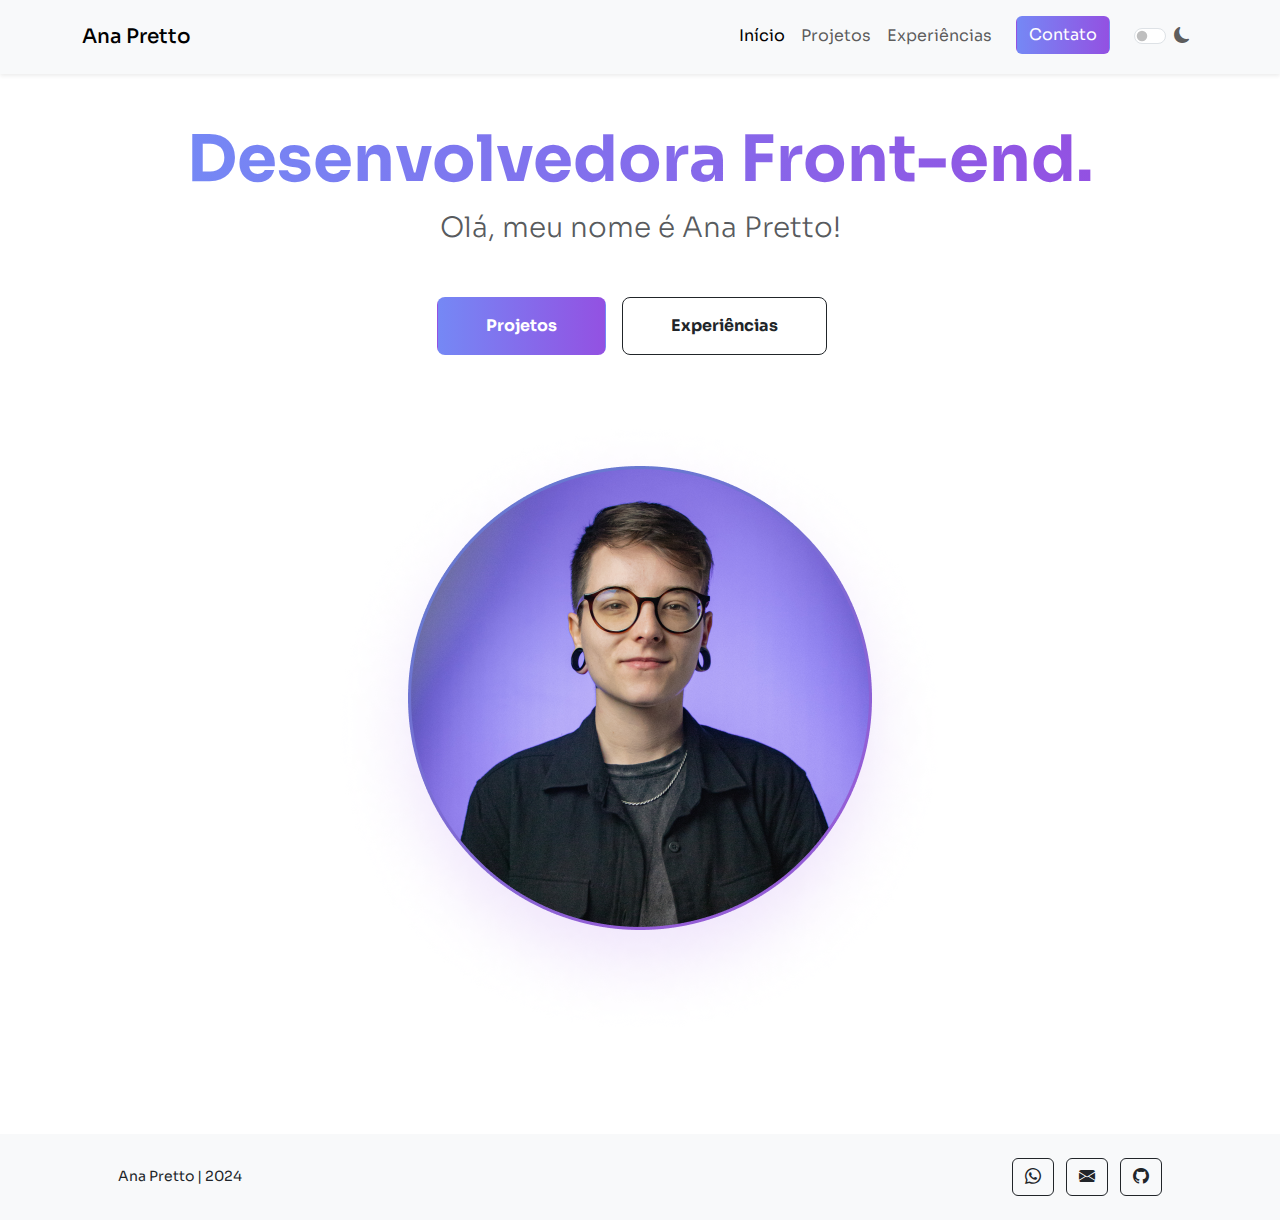
<file: index.html>
<!DOCTYPE html>
<html lang="pt-br">

<head>
    <meta charset="UTF-8">
    <meta name="viewport" content="width=device-width, initial-scale=1.0">
    <title>Ana Pretto | Desenvolvedora Front-End</title>
    <link rel="stylesheet" href="style/style.css">
    <link rel="shortcut icon" href="/assets/favicon.svg" type="image/x-icon">
    <link rel="stylesheet" href="https://cdn.jsdelivr.net/npm/bootstrap-icons@1.11.3/font/bootstrap-icons.min.css">
    <link href="https://cdn.jsdelivr.net/npm/bootstrap@5.3.3/dist/css/bootstrap.min.css" rel="stylesheet" integrity="sha384-QWTKZyjpPEjISv5WaRU9OFeRpok6YctnYmDr5pNlyT2bRjXh0JMhjY6hW+ALEwIH" crossorigin="anonymous">
</head>

<body class="d-flex flex-column h-100">

    <main class="flex-shrink-0">
        <!-- Menu navegação-->
        <nav class="navbar navbar-expand-lg bg-body-tertiary shadow-sm p-3">
            <div class="container ">
                <a class="navbar-brand fw-medium" href="index.html">Ana Pretto</a>
                <button class="navbar-toggler" type="button" data-bs-toggle="collapse" data-bs-target="#navbarNav" aria-controls="navbarNav" aria-expanded="false" aria-label="Toggle navigation">
                    <span class="navbar-toggler-icon"></span>
                </button>
                <div class="collapse navbar-collapse" id="navbarNav">
                    <ul class="navbar-nav ms-auto">
                        <li class="nav-item">
                            <a class="nav-link active" aria-current="page" href="index.html">Início</a>
                        </li>
                        <li class="nav-item">
                            <a class="nav-link" href="projetos.html">Projetos</a>
                        </li>
                        <li class="nav-item">
                            <a class="nav-link" href="experiencias.html">Experiências</a>
                        </li>
                        <li class="nav-item">
                            <a class="btn mx-lg-3 btn-degrade" href="https://api.whatsapp.com/send?phone=5548991591317">Contato</a>
                        </li>
                        <li class="nav-item">
                            <a class="nav-link" href="#">
                                <div class="form-check form-switch">
                                    <input class="form-check-input" type="checkbox" role="switch" id="modo-noturno">
                                    <label class="form-check-label" for="modo-noturno"> <i class="bi bi-moon-fill"></i> </label>
                                </div>
                            </a>
                        </li>
                    </ul>
                </div>
            </div>
        </nav>
        <!-- Header-->
        <header class="py-5">
            <div class="container px-5 pb-5">
                <div class="row gx-5 align-items-center">
                    <div class="col-xxl-5">
                        <div class="text-center text-xxl-start">
                            <h1 class="display-3 fw-bolder"><span class="degrade d-inline">Desenvolvedora Front-end.</span></h1>
                            <div class="fs-3 fw-light text-muted mb-5">Olá, meu nome é Ana Pretto!
                            </div>
                            <div class="d-grid gap-3 d-sm-flex justify-content-sm-center justify-content-xxl-start mb-3">
                                <a class="btn btn-degrade btn-lg px-5 py-3 fs-6 fw-bolder" href="projetos.html">Projetos</a>
                                <a class="btn btn-outline-dark btn-lg px-5 py-3 me-sm-3 fs-6 fw-bolder" href="experiencias.html">Experiências</a>
                            </div>
                        </div>
                    </div>
                    <div class="col-xxl-7">
                        <div class="d-flex justify-content-center mt-5 mt-xxl-0">
                            <div class="profile bg-gradient-primary-to-secondary">
                                <img class="img-fluid" src="assets/anapretto.png" alt="Ana Pretto" />
                            </div>
                        </div>
                    </div>
                </div>
            </div>
        </header>
    </main>

    <!-- Footer-->
    <footer class="bg-body-tertiary py-4 mt-auto">
        <div class="container px-5">
            <div class="row align-items-center justify-content-between flex-column flex-sm-row">
                <div class="col-auto">
                    <div class="small m-0">Ana Pretto | 2024</div>
                </div>
                <div class="col-auto">
                    <a target="_blank" href="https://api.whatsapp.com/send?phone=5548991591317">
                        <button type="button" class="btn btn-outline-dark">
                            <i class="bi bi-whatsapp"></i>
                        </button>
                    </a>
                    <a target="_blank" class="mx-2" href="mailto:anacarolpretto@gmail.com">
                        <button type="button" class="btn btn-outline-dark">
                            <i class="bi bi-envelope-fill"></i>
                        </button>
                    </a>
                    <a target="_blank" href="https://github.com/anapretto">
                        <button type="button" class="btn btn-outline-dark">
                            <i class="bi bi-github"></i>
                        </button>
                    </a>
                </div>
            </div>
        </div>
    </footer>

    <script src="https://cdn.jsdelivr.net/npm/bootstrap@5.3.3/dist/js/bootstrap.bundle.min.js" integrity="sha384-YvpcrYf0tY3lHB60NNkmXc5s9fDVZLESaAA55NDzOxhy9GkcIdslK1eN7N6jIeHz" crossorigin="anonymous"></script>
    <script src="script.js"></script>
</body>

</html>
</file>
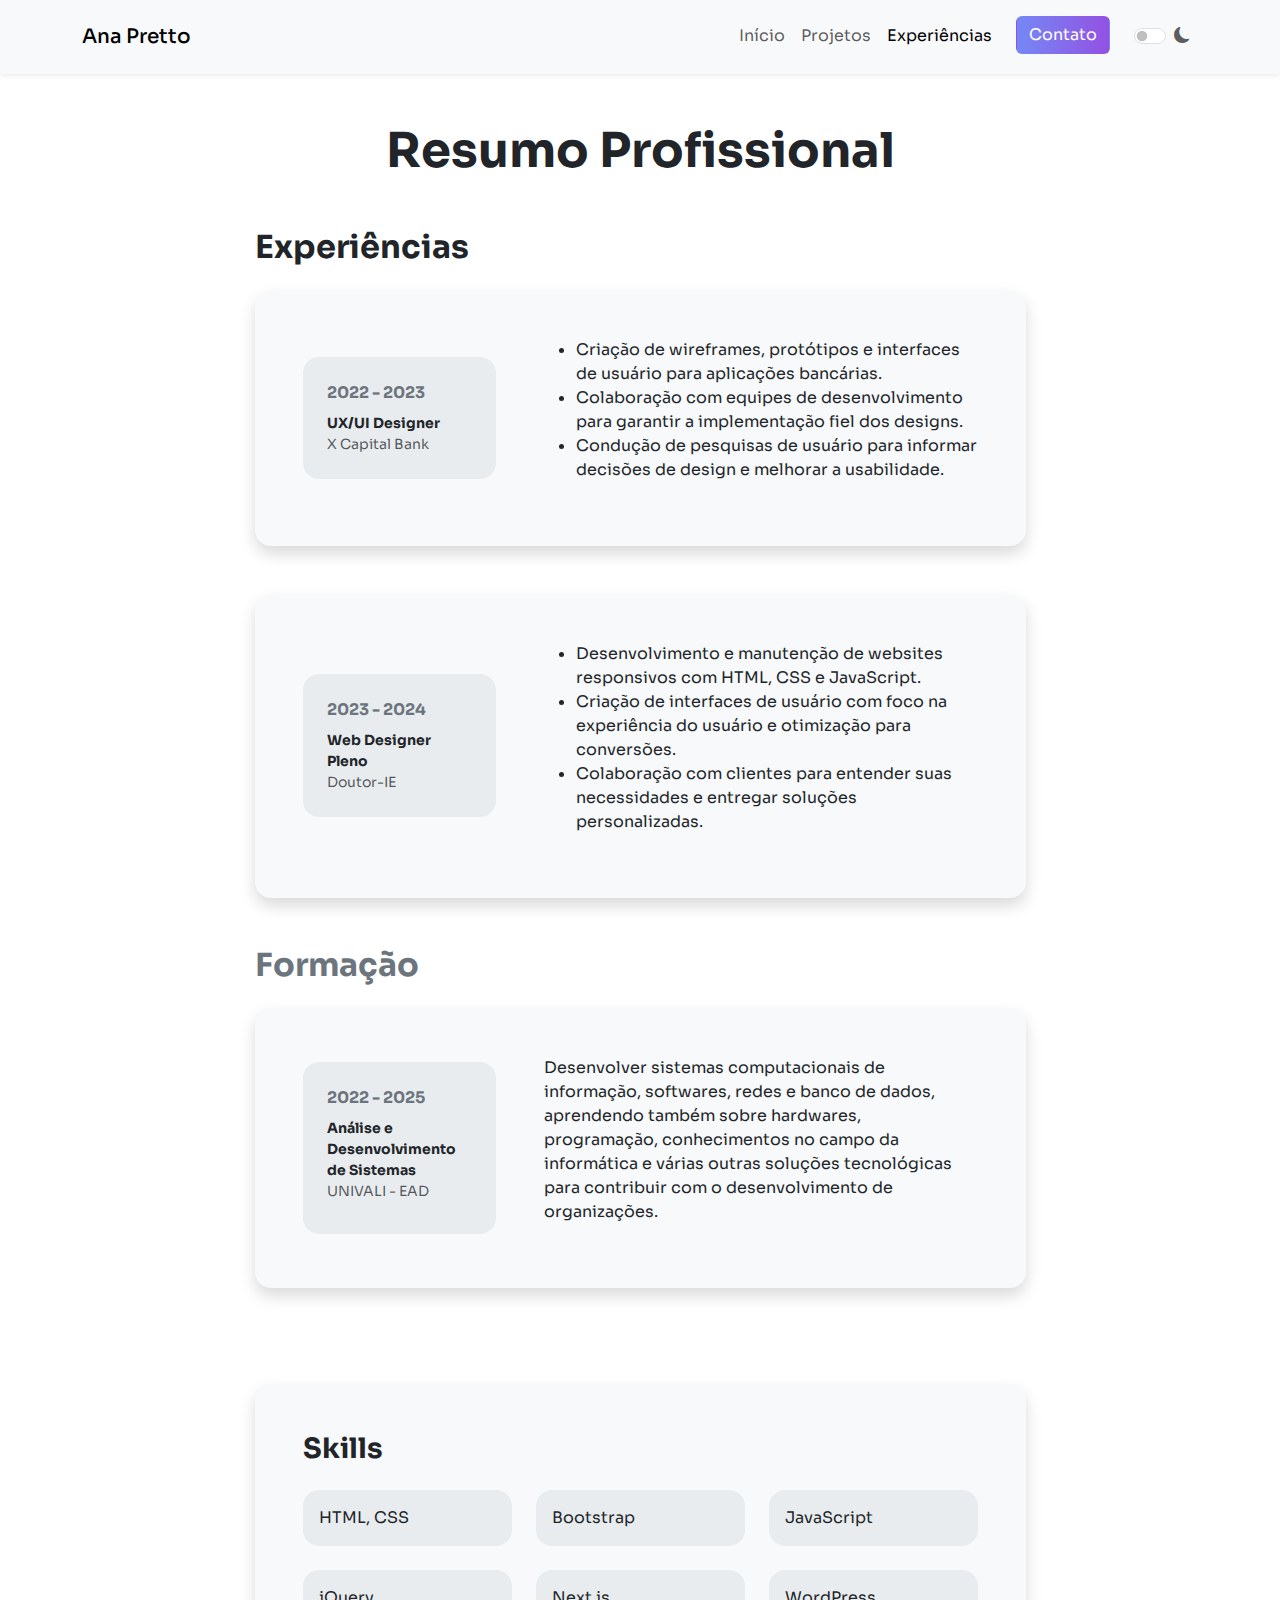
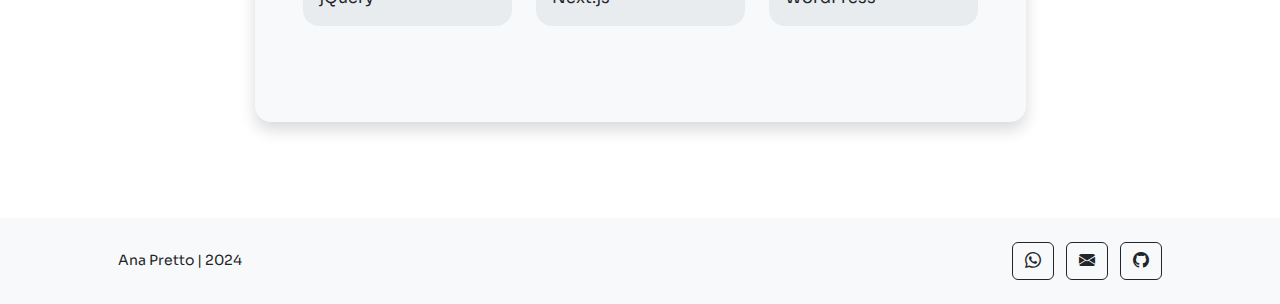
<file: experiencias.html>
<!DOCTYPE html>
<html lang="pt-br">

<head>
    <meta charset="UTF-8">
    <meta name="viewport" content="width=device-width, initial-scale=1.0">
    <title>Ana Pretto | Desenvolvedora Front-End</title>
    <link rel="stylesheet" href="style/style.css">
    <link rel="shortcut icon" href="/assets/favicon.svg" type="image/x-icon">
    <link rel="stylesheet" href="https://cdn.jsdelivr.net/npm/bootstrap-icons@1.11.3/font/bootstrap-icons.min.css">
    <link href="https://cdn.jsdelivr.net/npm/bootstrap@5.3.3/dist/css/bootstrap.min.css" rel="stylesheet" integrity="sha384-QWTKZyjpPEjISv5WaRU9OFeRpok6YctnYmDr5pNlyT2bRjXh0JMhjY6hW+ALEwIH" crossorigin="anonymous">
</head>

<body class="d-flex flex-column h-100">

    <main class="flex-shrink-0">

        <main class="flex-shrink-0">
            <!-- Menu navegação-->
            <nav class="navbar navbar-expand-lg bg-body-tertiary shadow-sm p-3">
                <div class="container ">
                    <a class="navbar-brand fw-medium" href="index.html">Ana Pretto</a>
                    <button class="navbar-toggler" type="button" data-bs-toggle="collapse" data-bs-target="#navbarNav" aria-controls="navbarNav" aria-expanded="false" aria-label="Toggle navigation">
                        <span class="navbar-toggler-icon"></span>
                    </button>
                    <div class="collapse navbar-collapse" id="navbarNav">
                        <ul class="navbar-nav ms-auto">
                            <li class="nav-item">
                                <a class="nav-link" href="index.html">Início</a>
                            </li>
                            <li class="nav-item">
                                <a class="nav-link" href="projetos.html">Projetos</a>
                            </li>
                            <li class="nav-item">
                                <a class="nav-link active" aria-current="page" href="experiencias.html">Experiências</a>
                            </li>
                            <li class="nav-item">
                                <a class="btn mx-lg-3 btn-degrade" href="https://api.whatsapp.com/send?phone=5548991591317">Contato</a>
                            </li>
                            <li class="nav-item">
                                <a class="nav-link" href="#">
                                    <div class="form-check form-switch">
                                        <input class="form-check-input" type="checkbox" role="switch" id="modo-noturno">
                                        <label class="form-check-label" for="modo-noturno"> <i class="bi bi-moon-fill"></i> </label>
                                    </div>
                                </a>
                            </li>
                        </ul>
                    </div>
                </div>
            </nav>
            <!-- Conteúdo-->
            <div class="container px-5 my-5">
                <div class="text-center mb-5">
                    <h1 class="display-5 fw-bolder mb-0"><span class="text-gradient d-inline">Resumo Profissional</span></h1>
                </div>
                <div class="row gx-5 justify-content-center">
                    <div class="col-lg-11 col-xl-9 col-xxl-8">
                        <!-- Experiências-->
                        <section>
                            <div class="d-flex align-items-center justify-content-between mb-4">
                                <h2 class="fw-bolder mb-0">Experiências</h2>
                            </div>
                            <!-- Card 1-->
                            <div class="card bg-body-tertiary shadow border-0 rounded-4 mb-5">
                                <div class="card-body p-5">
                                    <div class="row align-items-center gx-5">
                                        <div class="col text-center text-lg-start mb-4 mb-lg-0">
                                            <div class="bg-body-secondary p-4 rounded-4">
                                                <div class="text-secondary fw-bolder mb-2">2022 - 2023</div>
                                                <div class="small fw-bolder">UX/UI Designer</div>
                                                <div class="small text-muted">X Capital Bank</div>
                                            </div>
                                        </div>
                                        <div class="col-lg-8">
                                            <ul>
                                                <li>
                                                    Criação de wireframes, protótipos e interfaces de usuário para aplicações bancárias.
                                                </li>
                                                <li>
                                                    Colaboração com equipes de desenvolvimento para garantir a implementação fiel dos designs.
                                                </li>
                                                <li>
                                                    Condução de pesquisas de usuário para informar decisões de design e melhorar a usabilidade.
                                                </li>
                                            </ul>
                                        </div>
                                    </div>
                                </div>
                            </div>
                            <!-- Card 2-->
                            <div class="card bg-body-tertiary shadow border-0 rounded-4 mb-5">
                                <div class="card-body p-5">
                                    <div class="row align-items-center gx-5">
                                        <div class="col text-center text-lg-start mb-4 mb-lg-0">
                                            <div class="bg-body-secondary p-4 rounded-4">
                                                <div class="text-secondary fw-bolder mb-2">2023 - 2024</div>
                                                <div class="small fw-bolder">Web Designer Pleno</div>
                                                <div class="small text-muted">Doutor-IE</div>
                                            </div>
                                        </div>
                                        <div class="col-lg-8">
                                            <ul>
                                                <li>
                                                    Desenvolvimento e manutenção de websites responsivos com HTML, CSS e JavaScript.
                                                </li>
                                                <li>
                                                    Criação de interfaces de usuário com foco na experiência do usuário e otimização para conversões.
                                                </li>
                                                <li>
                                                    Colaboração com clientes para entender suas necessidades e entregar soluções personalizadas.
                                                </li>
                                            </ul>
                                        </div>
                                    </div>
                                </div>
                            </div>
                        </section>
                        <!-- Formação-->
                        <section>
                            <h2 class="text-secondary fw-bolder mb-4">Formação</h2>
                            <!-- Card 1-->
                            <div class="card bg-body-tertiary shadow border-0 rounded-4 mb-5">
                                <div class="card-body p-5">
                                    <div class="row align-items-center gx-5">
                                        <div class="col text-center text-lg-start mb-4 mb-lg-0">
                                            <div class="bg-body-secondary p-4 rounded-4">
                                                <div class="text-secondary fw-bolder mb-2">2022 - 2025</div>
                                                <div class="mb-2">
                                                    <div class="small fw-bolder">Análise e Desenvolvimento de Sistemas</div>
                                                    <div class="small text-muted">UNIVALI - EAD</div>
                                                </div>
                                            </div>
                                        </div>
                                        <div class="col-lg-8">
                                            <p>
                                                Desenvolver sistemas computacionais de informação, softwares, redes e banco de dados, aprendendo também sobre hardwares, programação, conhecimentos no campo da informática e várias outras soluções tecnológicas para contribuir com o desenvolvimento de organizações.
                                            </p>
                                        </div>
                                    </div>
                                </div>
                            </div>
                        </section>

                        <div class="pb-5"></div>
                        <!-- Skills-->
                        <section>
                            <div class="card bg-body-tertiary shadow border-0 rounded-4 mb-5">
                                <div class="card-body p-5">
                                    <!-- lista de skills -->
                                    <div class="mb-5">
                                        <div class="d-flex align-items-center mb-4">
                                            <h3 class="fw-bolder mb-0"><span class="text-gradient d-inline">Skills</span></h3>
                                        </div>
                                        <div class="row row-cols-1 row-cols-md-3 mb-4">
                                            <div class="col mb-4 mb-md-0">
                                                <div class="d-flex align-items-center bg-body-secondary rounded-4 p-3 h-100">HTML, CSS</div>
                                            </div>
                                            <div class="col mb-4 mb-md-0">
                                                <div class="d-flex align-items-center bg-body-secondary rounded-4 p-3 h-100">Bootstrap</div>
                                            </div>
                                            <div class="col mb-4 mb-md-0">
                                                <div class="d-flex align-items-center bg-body-secondary rounded-4 p-3 h-100">JavaScript</div>
                                            </div>
                                        </div>
                                        <div class="row row-cols-1 row-cols-md-3">
                                            <div class="col mb-4 mb-md-0">
                                                <div class="d-flex align-items-center bg-body-secondary rounded-4 p-3 h-100">jQuery</div>
                                            </div>
                                            <div class="col mb-4 mb-md-0">
                                                <div class="d-flex align-items-center bg-body-secondary rounded-4 p-3 h-100">Next.js</div>
                                            </div>
                                            <div class="col">
                                                <div class="d-flex align-items-center bg-body-secondary rounded-4 p-3 h-100">WordPress</div>
                                            </div>
                                        </div>
                                    </div>
                                </div>
                            </div>
                        </section>
                    </div>
                </div>
            </div>
        </main>

        <!-- Footer-->
        <footer class="bg-body-tertiary py-4 mt-auto">
            <div class="container px-5">
                <div class="row align-items-center justify-content-between flex-column flex-sm-row">
                    <div class="col-auto">
                        <div class="small m-0">Ana Pretto | 2024</div>
                    </div>
                    <div class="col-auto">
                        <a target="_blank" href="https://api.whatsapp.com/send?phone=5548991591317">
                            <button type="button" class="btn btn-outline-dark">
                                <i class="bi bi-whatsapp"></i>
                            </button>
                        </a>
                        <a target="_blank" class="mx-2" href="mailto:anacarolpretto@gmail.com">
                            <button type="button" class="btn btn-outline-dark">
                                <i class="bi bi-envelope-fill"></i>
                            </button>
                        </a>
                        <a target="_blank" href="https://github.com/anapretto">
                            <button type="button" class="btn btn-outline-dark">
                                <i class="bi bi-github"></i>
                            </button>
                        </a>
                    </div>
                </div>
            </div>
        </footer>

        <script src="https://cdn.jsdelivr.net/npm/bootstrap@5.3.3/dist/js/bootstrap.bundle.min.js" integrity="sha384-YvpcrYf0tY3lHB60NNkmXc5s9fDVZLESaAA55NDzOxhy9GkcIdslK1eN7N6jIeHz" crossorigin="anonymous"></script>
        <script src="script.js"></script>
</body>

</html>
</file>
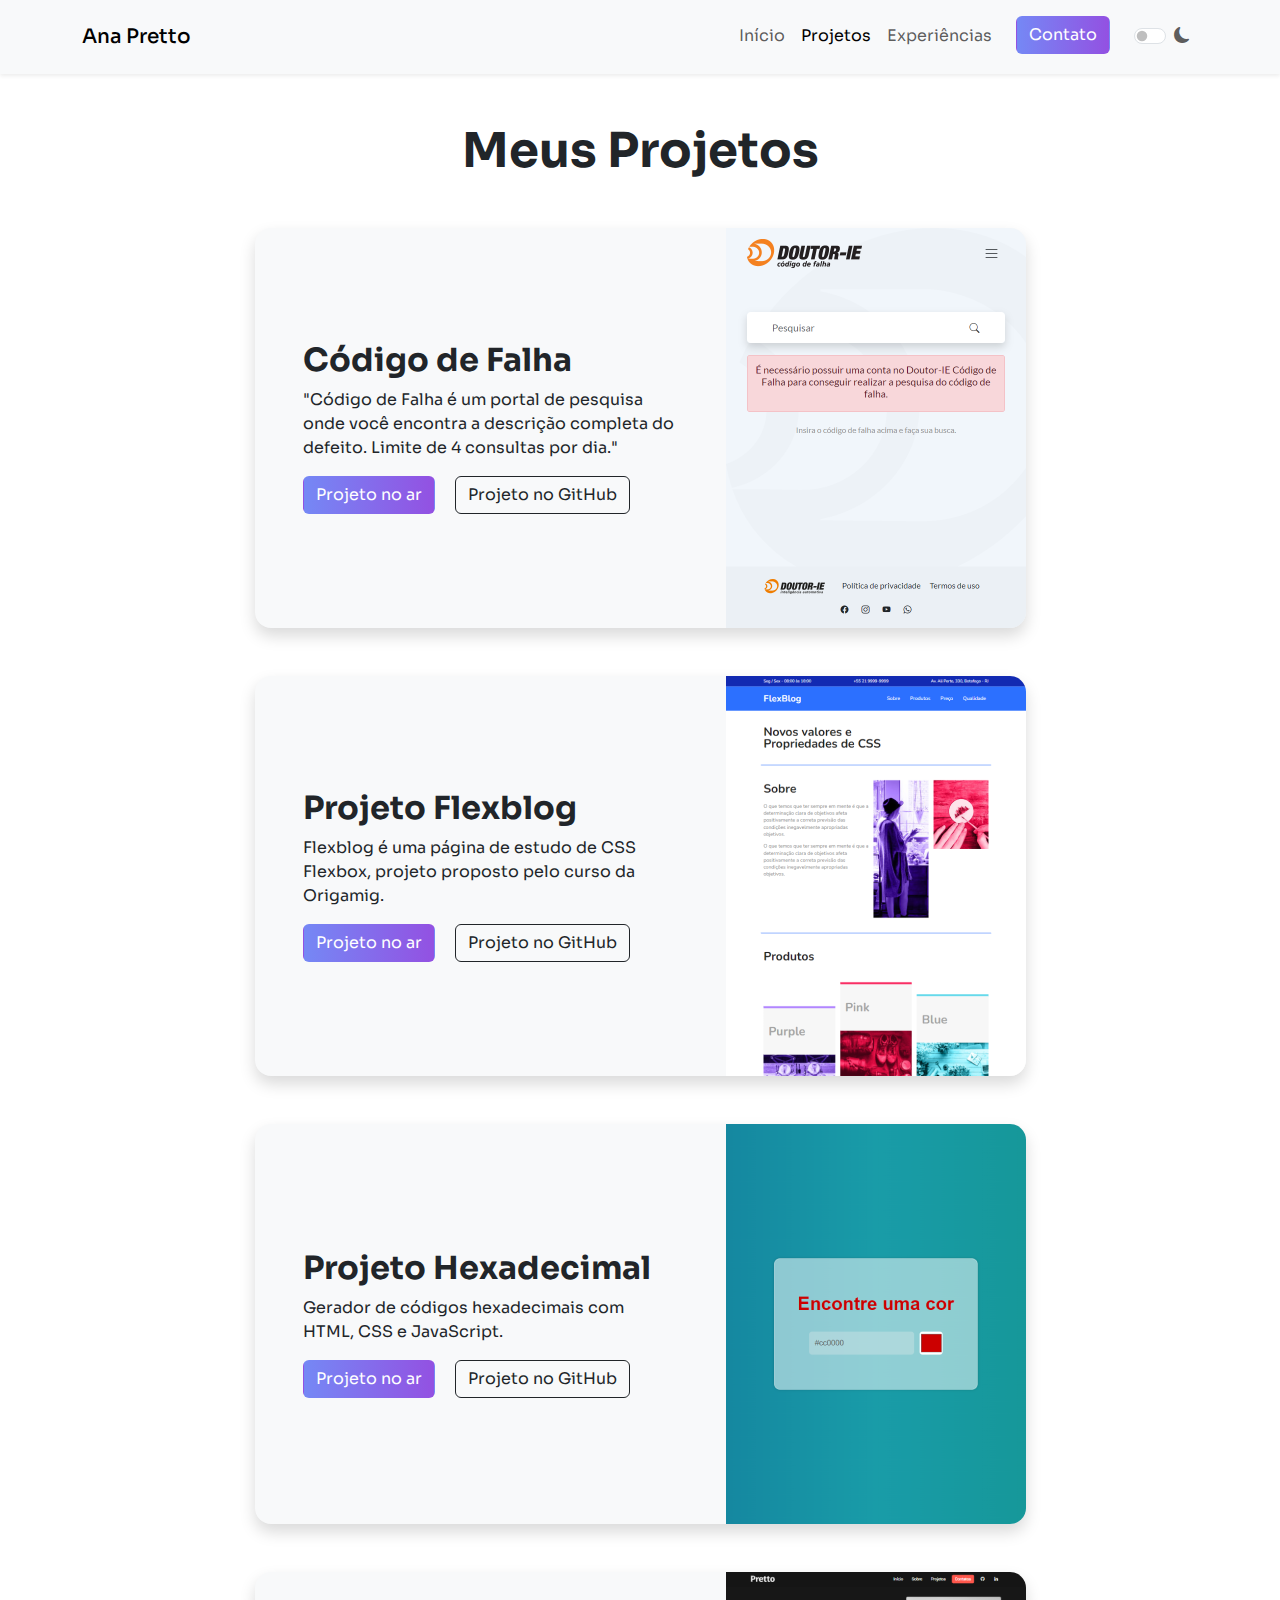
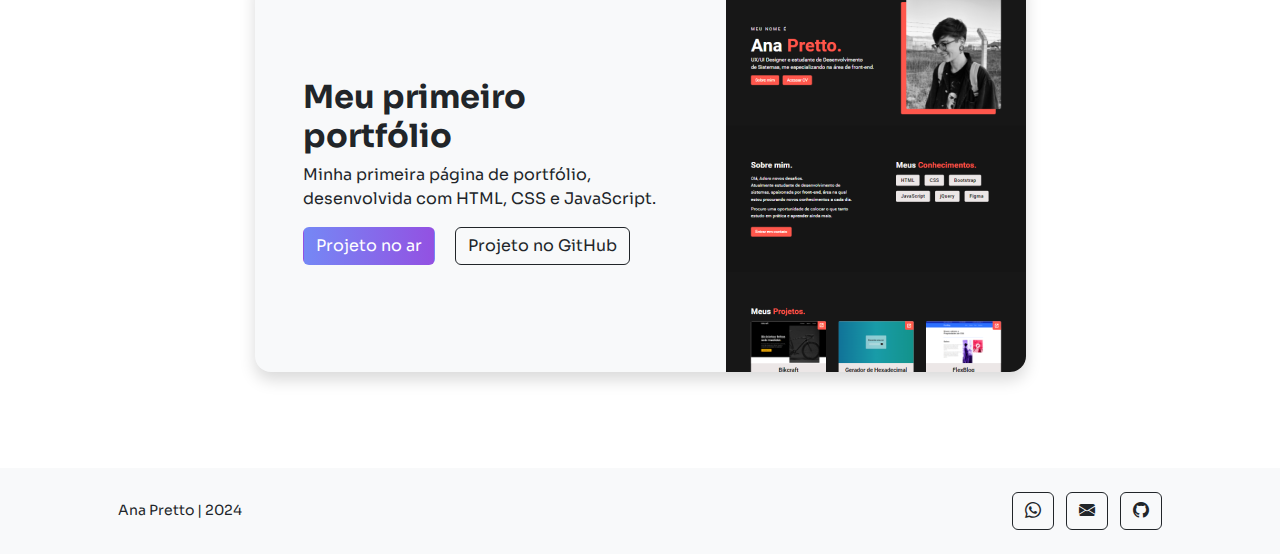
<file: projetos.html>
<!DOCTYPE html>
<html lang="pt-br">

<head>
    <meta charset="UTF-8">
    <meta name="viewport" content="width=device-width, initial-scale=1.0">
    <title>Ana Pretto | Desenvolvedora Front-End</title>
    <link rel="stylesheet" href="style/style.css">
    <link rel="shortcut icon" href="/assets/favicon.svg" type="image/x-icon">
    <link rel="stylesheet" href="https://cdn.jsdelivr.net/npm/bootstrap-icons@1.11.3/font/bootstrap-icons.min.css">
    <link href="https://cdn.jsdelivr.net/npm/bootstrap@5.3.3/dist/css/bootstrap.min.css" rel="stylesheet" integrity="sha384-QWTKZyjpPEjISv5WaRU9OFeRpok6YctnYmDr5pNlyT2bRjXh0JMhjY6hW+ALEwIH" crossorigin="anonymous">
</head>

<body class="d-flex flex-column h-100">

    <main class="flex-shrink-0">
        <!-- Menu navegação-->
        <nav class="navbar navbar-expand-lg bg-body-tertiary shadow-sm p-3">
            <div class="container ">
                <a class="navbar-brand fw-medium" href="index.html">Ana Pretto</a>
                <button class="navbar-toggler" type="button" data-bs-toggle="collapse" data-bs-target="#navbarNav" aria-controls="navbarNav" aria-expanded="false" aria-label="Toggle navigation">
                    <span class="navbar-toggler-icon"></span>
                </button>
                <div class="collapse navbar-collapse" id="navbarNav">
                    <ul class="navbar-nav ms-auto">
                        <li class="nav-item">
                            <a class="nav-link" href="index.html">Início</a>
                        </li>
                        <li class="nav-item">
                            <a class="nav-link active" aria-current="page" href="projetos.html">Projetos</a>
                        </li>
                        <li class="nav-item">
                            <a class="nav-link" href="experiencias.html">Experiências</a>
                        </li>
                        <li class="nav-item">
                            <a class="btn mx-lg-3 btn-degrade" href="https://api.whatsapp.com/send?phone=5548991591317">Contato</a>
                        </li>
                        <li class="nav-item">
                            <a class="nav-link" href="#">
                                <div class="form-check form-switch">
                                    <input class="form-check-input" type="checkbox" role="switch" id="modo-noturno">
                                    <label class="form-check-label" for="modo-noturno"> <i class="bi bi-moon-fill"></i> </label>
                                </div>
                            </a>
                        </li>
                    </ul>
                </div>
            </div>
        </nav>
        <!-- Projetos-->
        <section class="py-5">
            <div class="container px-5 mb-5">
                <div class="text-center mb-5">
                    <h1 class="display-5 fw-bolder mb-0"><span class="text-gradient d-inline">Meus Projetos</span></h1>
                </div>
                <div class="row gx-5 justify-content-center">
                    <div class="col-lg-11 col-xl-9 col-xxl-8">
                        <!-- Card 1-->
                        <div class="card bg-body-tertiary overflow-hidden shadow rounded-4 border-0 mb-5">
                            <div class="card-body p-0">
                                <div class="d-flex flex-column align-items-center flex-md-row">
                                    <div class="p-5">
                                        <h2 class="fw-bolder">Código de Falha</h2>
                                        <p>"Código de Falha é um portal de pesquisa onde você encontra a descrição completa do defeito. Limite de 4 consultas por dia."</p>
                                        <a class="btn btn-degrade me-3 mb-3 mb-md-0" target="_blank" href="https://codigodefalha.com.br/">Projeto no ar</a>
                                        <a class="btn btn-outline-dark" target="_blank" href="https://github.com/anapretto/doutor_cdf">Projeto no GitHub</a>
                                    </div>
                                    <img class="img-fluid" src="assets/projeto-cdf.png" alt="Imagem do Projeto Doutor-IE Código de Falha" />
                                </div>
                            </div>
                        </div>
                        <!-- Card 2-->
                        <div class="card bg-body-tertiary overflow-hidden shadow rounded-4 border-0 mb-5">
                            <div class="card-body p-0">
                                <div class="d-flex flex-column align-items-center flex-md-row">
                                    <div class="p-5">
                                        <h2 class="fw-bolder">Projeto Flexblog</h2>
                                        <p>Flexblog é uma página de estudo de CSS Flexbox, projeto proposto pelo curso da Origamig.</p>
                                        <a class="btn btn-degrade me-3 mb-3 mb-md-0" target="_blank" href="https://anapretto.github.io/flexblog/?">Projeto no ar</a>
                                        <a class="btn btn-outline-dark" target="_blank" href="https://github.com/anapretto/flexblog">Projeto no GitHub</a>
                                    </div>
                                    <img class="img-fluid" src="assets/projeto-flexbox.png" alt="Imagem do projeto Flexblog" />
                                </div>
                            </div>
                        </div>
                        <!-- Card 3-->
                        <div class="card bg-body-tertiary overflow-hidden shadow rounded-4 border-0 mb-5">
                            <div class="card-body p-0">
                                <div class="d-flex flex-column align-items-center flex-md-row">
                                    <div class="p-5">
                                        <h2 class="fw-bolder">Projeto Hexadecimal</h2>
                                        <p>Gerador de códigos hexadecimais com HTML, CSS e JavaScript.</p>
                                        <a class="btn btn-degrade me-3 mb-3 mb-md-0" target="_blank" href="https://anapretto.github.io/hexadecimal/">Projeto no ar</a>
                                        <a class="btn btn-outline-dark" target="_blank" href="https://github.com/anapretto/hexadecimal">Projeto no GitHub</a>
                                    </div>
                                    <img class="img-fluid" src="assets/projeto-hexadecimal.png" alt="Imagem do projeto Hexadecimal" />
                                </div>
                            </div>
                        </div>
                        <!-- Card 4-->
                        <div class="card bg-body-tertiary overflow-hidden shadow rounded-4 border-0">
                            <div class="card-body p-0">
                                <div class="d-flex flex-column align-items-center flex-md-row">
                                    <div class="p-5">
                                        <h2 class="fw-bolder">Meu primeiro portfólio</h2>
                                        <p>Minha primeira página de portfólio, desenvolvida com HTML, CSS e JavaScript.</p>
                                        <a class="btn btn-degrade me-3 mb-3 mb-md-0" target="_blank" href="https://anapretto.github.io/portfolio/">Projeto no ar</a>
                                        <a class="btn btn-outline-dark" target="_blank" href="https://github.com/anapretto/portfolio">Projeto no GitHub</a>
                                    </div>
                                    <img class="img-fluid" src="assets/projeto-primeiro-portfolio.png" alt="Imagem da minha primeira página de portfólio." />
                                </div>
                            </div>
                        </div>
                    </div>
                </div>
            </div>
        </section>
    </main>

    <!-- Footer-->
    <footer class="bg-body-tertiary py-4 mt-auto">
        <div class="container px-5">
            <div class="row align-items-center justify-content-between flex-column flex-sm-row">
                <div class="col-auto">
                    <div class="small m-0">Ana Pretto | 2024</div>
                </div>
                <div class="col-auto">
                    <a target="_blank" href="https://api.whatsapp.com/send?phone=5548991591317">
                        <button type="button" class="btn btn-outline-dark">
                            <i class="bi bi-whatsapp"></i>
                        </button>
                    </a>
                    <a target="_blank" class="mx-2" href="mailto:anacarolpretto@gmail.com">
                        <button type="button" class="btn btn-outline-dark">
                            <i class="bi bi-envelope-fill"></i>
                        </button>
                    </a>
                    <a target="_blank" href="https://github.com/anapretto">
                        <button type="button" class="btn btn-outline-dark">
                            <i class="bi bi-github"></i>
                        </button>
                    </a>
                </div>
            </div>
        </div>
    </footer>

    <script src="https://cdn.jsdelivr.net/npm/bootstrap@5.3.3/dist/js/bootstrap.bundle.min.js" integrity="sha384-YvpcrYf0tY3lHB60NNkmXc5s9fDVZLESaAA55NDzOxhy9GkcIdslK1eN7N6jIeHz" crossorigin="anonymous"></script>
    <script src="script.js"></script>
</body>

</html>
</file>
<file: style/style.css>
@import url('https://fonts.googleapis.com/css2?family=Sora:wght@400;500;600;700&display=swap');

body{
    font-family: 'Sora', sans-serif !important;
}

.degrade{
    background: linear-gradient(270deg, #9351e2 0%, #7588f5 100%);
    background-clip: text;
-webkit-background-clip: text;
-webkit-text-fill-color: transparent;
}

.btn-degrade {
    background: linear-gradient(270deg, #9351e2 0%, #7588f5 100%);
    color: #fff !important;
}

.btn-degrade:hover {
    background: linear-gradient(270deg, #a46ce9 0%, #91a2ff 100%);
}

a {
    text-decoration: none !important;
}

/* estilos para o modo noturno */
body[data-bs-theme='dark'] .btn-outline-dark {
    border-color: #fff; /* Define a cor da borda para branco */
    color: #fff; /* Define a cor do texto para branco */
}
body[data-bs-theme='dark'] .btn-outline-dark:hover {
    background-color: #fff; /* Cor de fundo ao passar o mouse no modo noturno */
    color: #000; /* Cor de texto ao passar o mouse no modo noturno */
}
</file>
